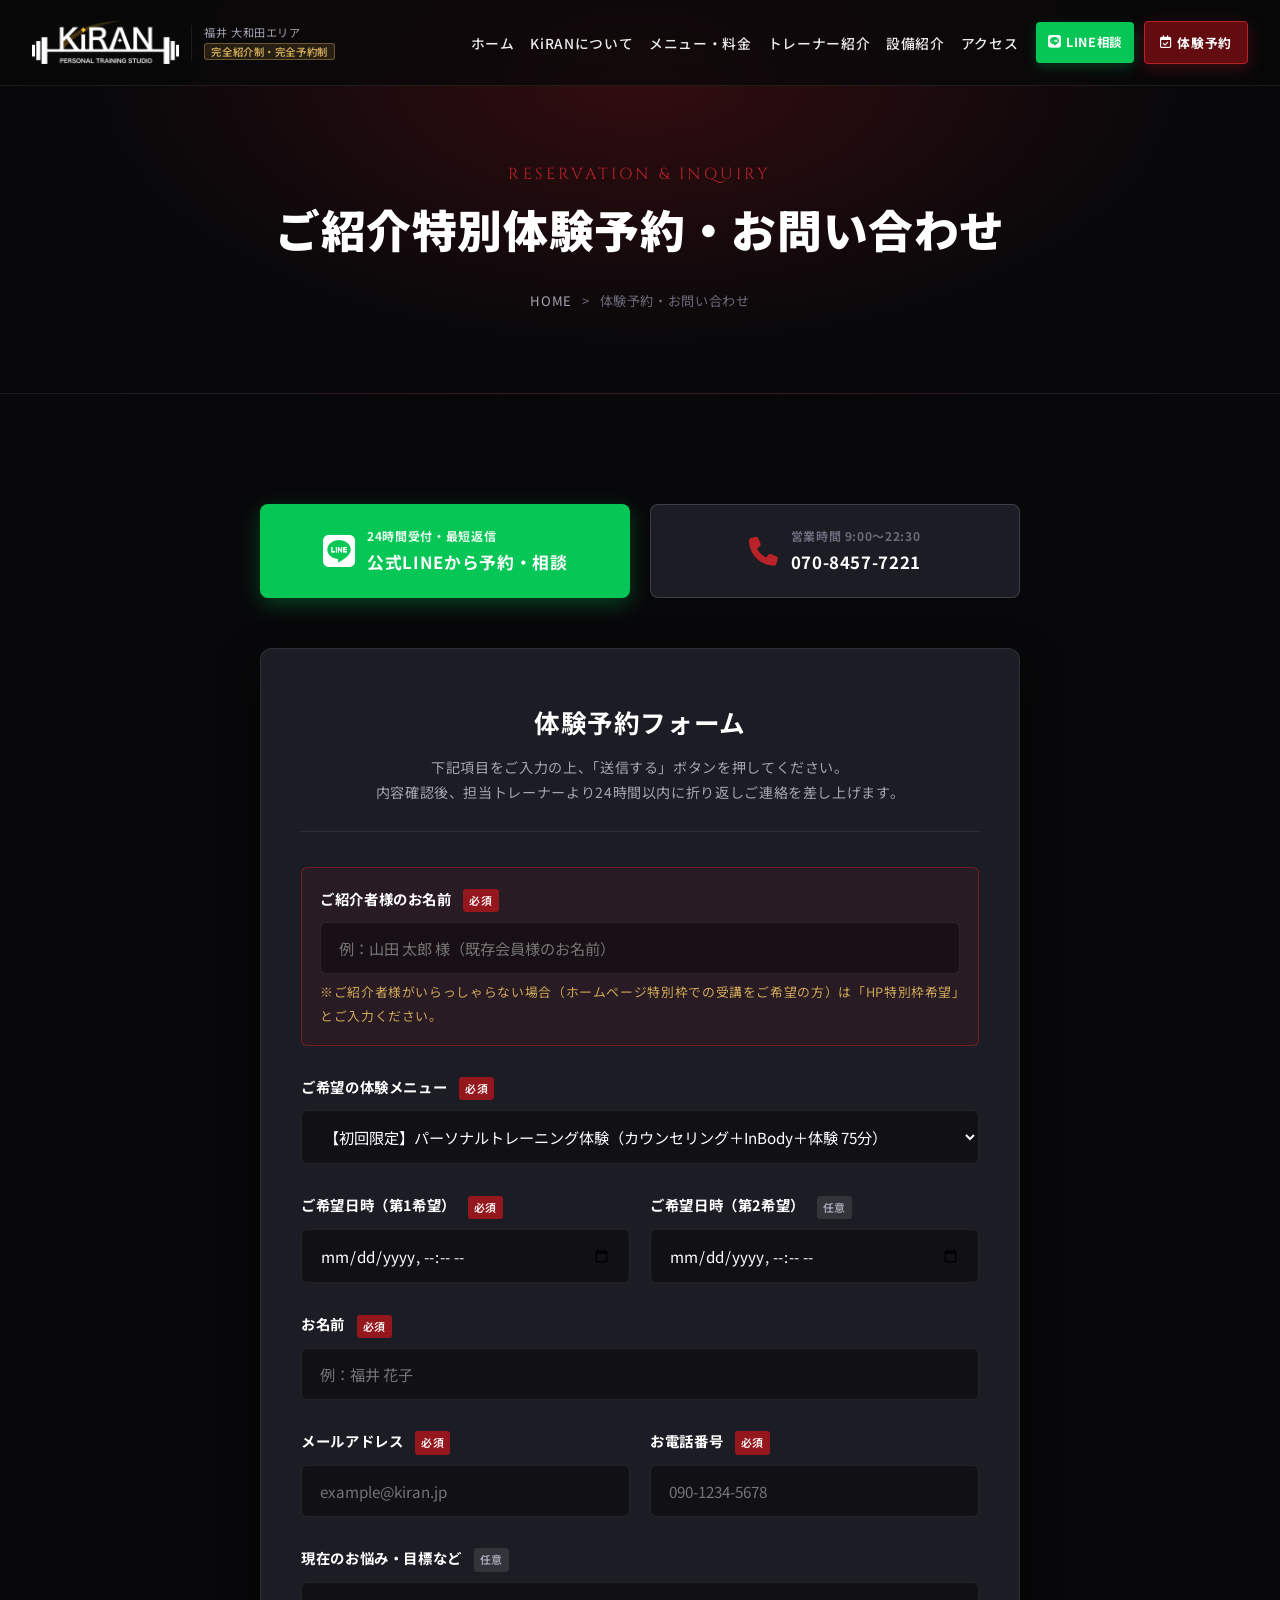
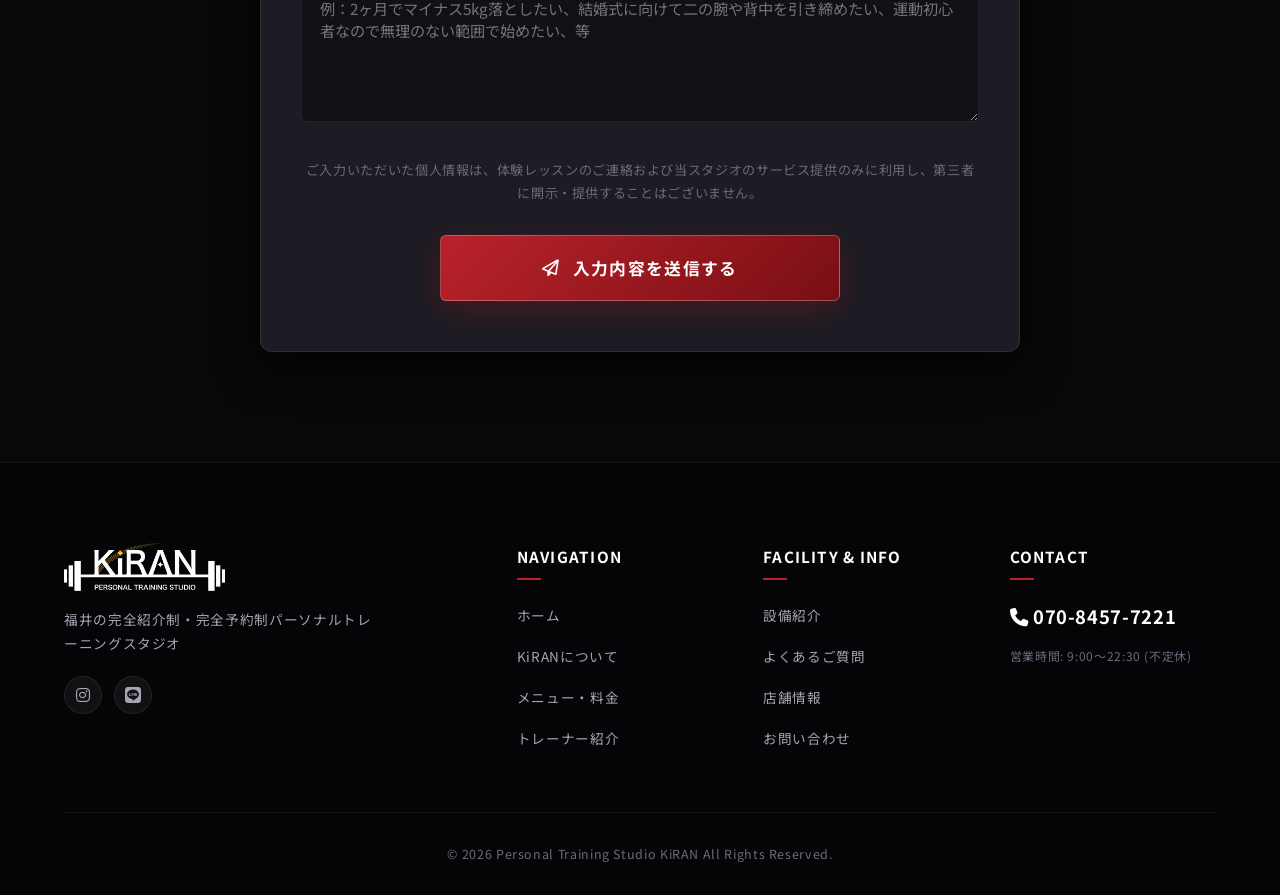
<file: contact.html>
﻿<!DOCTYPE html>
<html lang="ja">
<head>
  <meta charset="UTF-8">
  <meta name="viewport" content="width=device-width, initial-scale=1.0">
  <title>ご紹介特別体験予約・お問い合わせ｜パーソナルトレーニングスタジオ KiRAN（福井）</title>
  <meta name="description" content="福井の完全紹介制パーソナルトレーニングスタジオKiRANの体験予約・お問い合わせフォーム。ご紹介者様のお名前をご記入の上、特別体験セッションをお申し込みいただけます。公式LINE予約も対応。">
  <link rel="stylesheet" href="css/style.css?v=20260929b">
  <link rel="stylesheet" href="https://cdnjs.cloudflare.com/ajax/libs/font-awesome/6.4.0/css/all.min.css">
</head>
<body>

  <!-- HEADER -->
  <header class="site-header">
    <div class="container header-inner">
      <div class="site-logo">
        <a href="index.html"><img src="images/logo.webp" alt="KiRAN" class="site-logo-img"></a>
        <div class="brand-tag">
          <span>福井 大和田エリア</span>
          <span class="badge-invite">完全紹介制・完全予約制</span>
        </div>
      </div>

      <nav class="header-nav">
        <ul class="nav-list">
          <li><a href="index.html" class="nav-link">ホーム</a></li>
          <li><a href="about.html" class="nav-link">KiRANについて</a></li>
          <li><a href="menu-price.html" class="nav-link">メニュー・料金</a></li>
          <li><a href="trainer.html" class="nav-link">トレーナー紹介</a></li>
          <li><a href="facility.html" class="nav-link">設備紹介</a></li>
          <li><a href="index.html#access" class="nav-link">アクセス</a></li>
        </ul>
        <div class="header-cta-group">
          <a href="https://lin.ee/DVevk8Wc" target="_blank" rel="noopener noreferrer" class="btn-header-line">
            <i class="fa-brands fa-line"></i> LINE相談
          </a>
          <a href="contact.html" class="btn-header-reserve" style="background:var(--red-dark); border-color:var(--red-light);">
            <i class="fa-regular fa-calendar-check"></i> 体験予約
          </a>
        </div>
      </nav>

      <button class="hamburger-btn" aria-label="メニューを開く">
        <span class="hamburger-line"></span>
        <span class="hamburger-line"></span>
        <span class="hamburger-line"></span>
      </button>
    </div>
  </header>

  <!-- Mobile Nav -->
  <div class="mobile-nav">
    <ul class="mobile-nav-list">
      <li><a href="index.html" class="mobile-nav-link">ホーム<span>HOME</span></a></li>
      <li><a href="about.html" class="mobile-nav-link">KiRANについて<span>ABOUT US</span></a></li>
      <li><a href="menu-price.html" class="mobile-nav-link">メニュー・料金<span>MENU & PRICE</span></a></li>
      <li><a href="trainer.html" class="mobile-nav-link">トレーナー紹介<span>TRAINERS</span></a></li>
      <li><a href="facility.html" class="mobile-nav-link">設備紹介<span>FACILITY</span></a></li>
      <li><a href="index.html#access" class="mobile-nav-link">アクセス・店舗情報<span>ACCESS</span></a></li>
    </ul>
  </div>

  <!-- PAGE HERO -->
  <div class="page-hero">
    <div class="container">
      <div class="page-hero-subtitle">RESERVATION & INQUIRY</div>
      <h1 class="page-hero-title">ご紹介特別体験予約・お問い合わせ</h1>
      <div class="breadcrumb">
        <a href="index.html">HOME</a> &gt; <span>体験予約・お問い合わせ</span>
      </div>
    </div>
  </div>

  <!-- CONTACT FORM SECTION -->
  <section class="section">
    <div class="container">

      <!-- QUICK CONTACT OPTION (LINE & TEL) -->
      <div style="max-width:760px; margin: 0 auto 50px; display:grid; grid-template-columns:1fr 1fr; gap:20px;" class="fade-up">
        <a href="https://lin.ee/DVevk8Wc" target="_blank" rel="noopener noreferrer" style="background:#06c755; color:#fff; padding:20px; border-radius:8px; display:flex; align-items:center; justify-content:center; gap:12px; font-weight:700; box-shadow:0 6px 20px rgba(6,199,85,0.3); transition:transform 0.2s;" onmouseover="this.style.transform='translateY(-3px)'" onmouseout="this.style.transform='translateY(0)'">
          <i class="fa-brands fa-line" style="font-size:2rem;"></i>
          <div>
            <div style="font-size:0.75rem; opacity:0.9;">24時間受付・最短返信</div>
            <div style="font-size:1.05rem;">公式LINEから予約・相談</div>
          </div>
        </a>

        <a href="tel:07084577221" style="background:var(--bg-card); border:1px solid var(--border-light); color:#fff; padding:20px; border-radius:8px; display:flex; align-items:center; justify-content:center; gap:12px; font-weight:700; transition:border-color 0.2s;" onmouseover="this.style.borderColor='var(--red-light)'" onmouseout="this.style.borderColor='var(--border-light)'">
          <i class="fa-solid fa-phone" style="font-size:1.8rem; color:var(--red-light);"></i>
          <div>
            <div style="font-size:0.75rem; color:var(--text-muted);">営業時間 9:00〜22:30</div>
            <div style="font-size:1.05rem;">070-8457-7221</div>
          </div>
        </a>
      </div>

      <!-- MAIN FORM -->
      <div class="form-card fade-up">
        <div style="text-align:center; margin-bottom:35px; border-bottom:1px solid var(--border-subtle); padding-bottom:25px;">
          <h2 style="font-size:1.6rem; color:var(--text-pure); margin-bottom:10px;">体験予約フォーム</h2>
          <p style="font-size:0.88rem; color:var(--text-sub);">
            下記項目をご入力の上、「送信する」ボタンを押してください。<br>
            内容確認後、担当トレーナーより24時間以内に折り返しご連絡を差し上げます。
          </p>
        </div>

        <form id="kiranReservationForm">

          <!-- 1. REFERRER (重要) -->
          <div class="form-group" style="background:rgba(148,23,29,0.1); border:1px solid var(--border-red); padding:18px; border-radius:6px;">
            <label class="form-label" for="referrerName">
              ご紹介者様のお名前 <span class="req">必須</span>
            </label>
            <input type="text" id="referrerName" class="form-input" placeholder="例：山田 太郎 様（既存会員様のお名前）" required>
            <div class="form-help" style="color:var(--gold-accent);">
              ※ご紹介者様がいらっしゃらない場合（ホームページ特別枠での受講をご希望の方）は「HP特別枠希望」とご入力ください。
            </div>
          </div>

          <!-- 2. COURSE -->
          <div class="form-group">
            <label class="form-label" for="courseSelect">
              ご希望の体験メニュー <span class="req">必須</span>
            </label>
            <select id="courseSelect" class="form-select" required>
              <option value="personal">【初回限定】パーソナルトレーニング体験（カウンセリング＋InBody＋体験 75分）</option>
              <option value="junior">【学生限定】ジュニアアスリート体験レッスン（60分）</option>
              <option value="pair">【ペア体験】お二人でのパーソナルトレーニング体験</option>
              <option value="collagen">コラーゲンマシン体験（20分）</option>
              <option value="counseling">無料カウンセリング・見学のみ</option>
            </select>
          </div>

          <!-- 3. DATE 1 & 2 -->
          <div style="display:grid; grid-template-columns:1fr 1fr; gap:20px;">
            <div class="form-group">
              <label class="form-label" for="dateFirst">
                ご希望日時（第1希望） <span class="req">必須</span>
              </label>
              <input type="datetime-local" id="dateFirst" class="form-input" required>
            </div>
            <div class="form-group">
              <label class="form-label" for="dateSecond">
                ご希望日時（第2希望） <span class="opt">任意</span>
              </label>
              <input type="datetime-local" id="dateSecond" class="form-input">
            </div>
          </div>

          <!-- 4. CLIENT NAME -->
          <div class="form-group">
            <label class="form-label" for="clientName">
              お名前 <span class="req">必須</span>
            </label>
            <input type="text" id="clientName" class="form-input" placeholder="例：福井 花子" required>
          </div>

          <!-- 5. CONTACT INFO -->
          <div style="display:grid; grid-template-columns:1fr 1fr; gap:20px;">
            <div class="form-group">
              <label class="form-label" for="clientEmail">
                メールアドレス <span class="req">必須</span>
              </label>
              <input type="email" id="clientEmail" class="form-input" placeholder="example@kiran.jp" required>
            </div>
            <div class="form-group">
              <label class="form-label" for="clientTel">
                お電話番号 <span class="req">必須</span>
              </label>
              <input type="tel" id="clientTel" class="form-input" placeholder="090-1234-5678" required>
            </div>
          </div>

          <!-- 6. GOAL / MESSAGE -->
          <div class="form-group">
            <label class="form-label" for="clientMessage">
              現在のお悩み・目標など <span class="opt">任意</span>
            </label>
            <textarea id="clientMessage" class="form-textarea" placeholder="例：2ヶ月でマイナス5kg落としたい、結婚式に向けて二の腕や背中を引き締めたい、運動初心者なので無理のない範囲で始めたい、等"></textarea>
          </div>

          <!-- PRIVACY POLICY -->
          <div style="margin-bottom:30px; font-size:0.82rem; color:var(--text-muted); text-align:center;">
            ご入力いただいた個人情報は、体験レッスンのご連絡および当スタジオのサービス提供のみに利用し、第三者に開示・提供することはございません。
          </div>

          <!-- SUBMIT BUTTON -->
          <div style="text-align:center;">
            <button type="submit" class="btn-primary" style="width:100%; max-width:400px; padding:20px; font-size:1.05rem; cursor:pointer;">
              <i class="fa-regular fa-paper-plane"></i> 入力内容を送信する
            </button>
          </div>

        </form>
      </div>

    </div>
  </section>

  <!-- FOOTER -->
  <footer class="site-footer">
    <div class="container">
      <div class="footer-top">
        <div class="footer-brand">
          <a href="index.html"><img src="images/logo.webp" alt="KiRAN" class="footer-logo-img"></a>
          <p>福井の完全紹介制・完全予約制パーソナルトレーニングスタジオ</p>
          <div class="footer-social">
            <a href="https://www.instagram.com/pts_kiran/" target="_blank" rel="noopener noreferrer" class="social-link"><i class="fa-brands fa-instagram"></i></a>
            <a href="https://lin.ee/DVevk8Wc" target="_blank" rel="noopener noreferrer" class="social-link"><i class="fa-brands fa-line"></i></a>
          </div>
        </div>
        <div>
          <div class="footer-col-title">NAVIGATION</div>
          <ul class="footer-nav-list">
            <li><a href="index.html" class="footer-nav-link">ホーム</a></li>
            <li><a href="about.html" class="footer-nav-link">KiRANについて</a></li>
            <li><a href="menu-price.html" class="footer-nav-link">メニュー・料金</a></li>
            <li><a href="trainer.html" class="footer-nav-link">トレーナー紹介</a></li>
          </ul>
        </div>
        <div>
          <div class="footer-col-title">FACILITY & INFO</div>
          <ul class="footer-nav-list">
            <li><a href="facility.html" class="footer-nav-link">設備紹介</a></li>
            <li><a href="index.html#faq" class="footer-nav-link">よくあるご質問</a></li>
            <li><a href="index.html#access" class="footer-nav-link">店舗情報</a></li>
            <li><a href="contact.html" class="footer-nav-link">お問い合わせ</a></li>
          </ul>
        </div>
        <div>
          <div class="footer-col-title">CONTACT</div>
          <a href="tel:07084577221" style="font-size:1.15rem; font-weight:700; color:var(--text-pure); display:block; margin-bottom:12px;">
            <i class="fa-solid fa-phone"></i> 070-8457-7221
          </a>
          <p style="font-size:0.75rem; color:var(--text-muted);">営業時間: 9:00〜22:30 (不定休)</p>
        </div>
      </div>
      <div class="footer-bottom">
        <p>&copy; 2026 Personal Training Studio KiRAN All Rights Reserved.</p>
      </div>
    </div>
  </footer>

  <script src="js/main.js"></script>
</body>
</html>
</file>
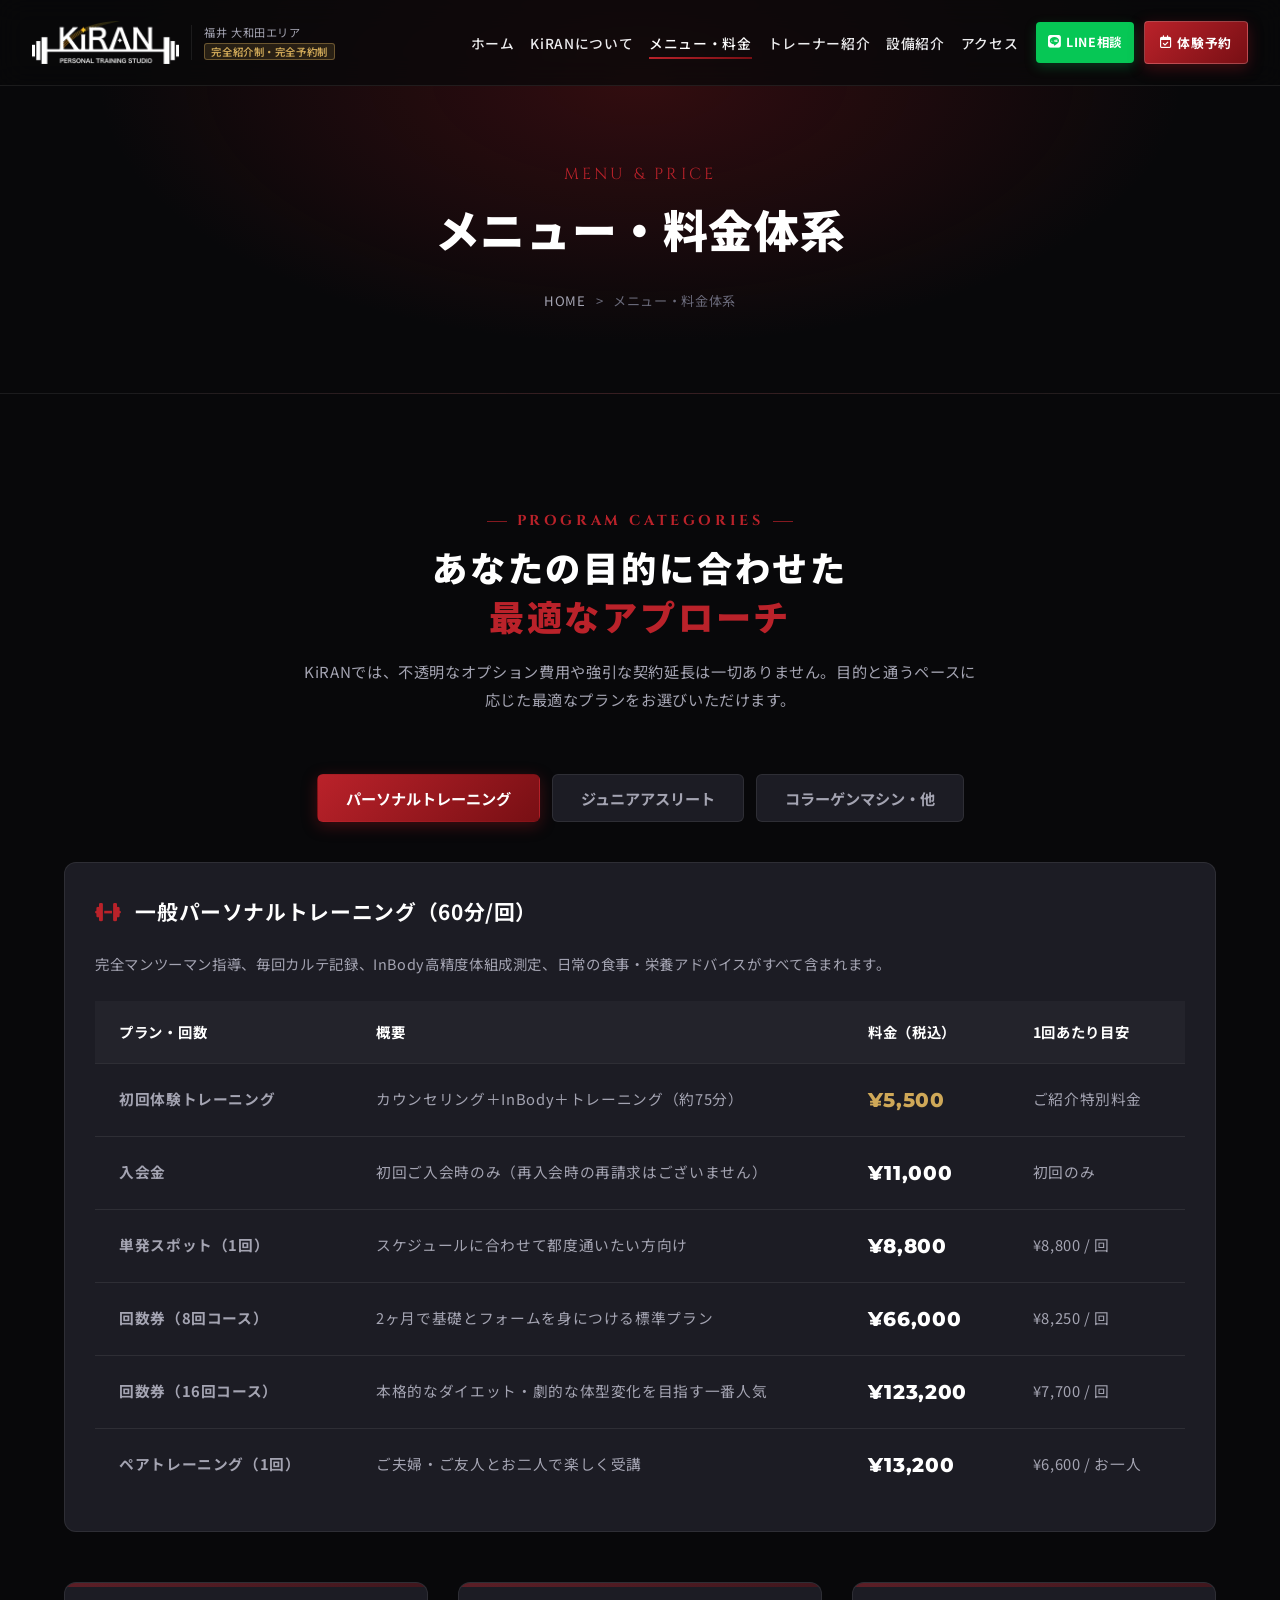
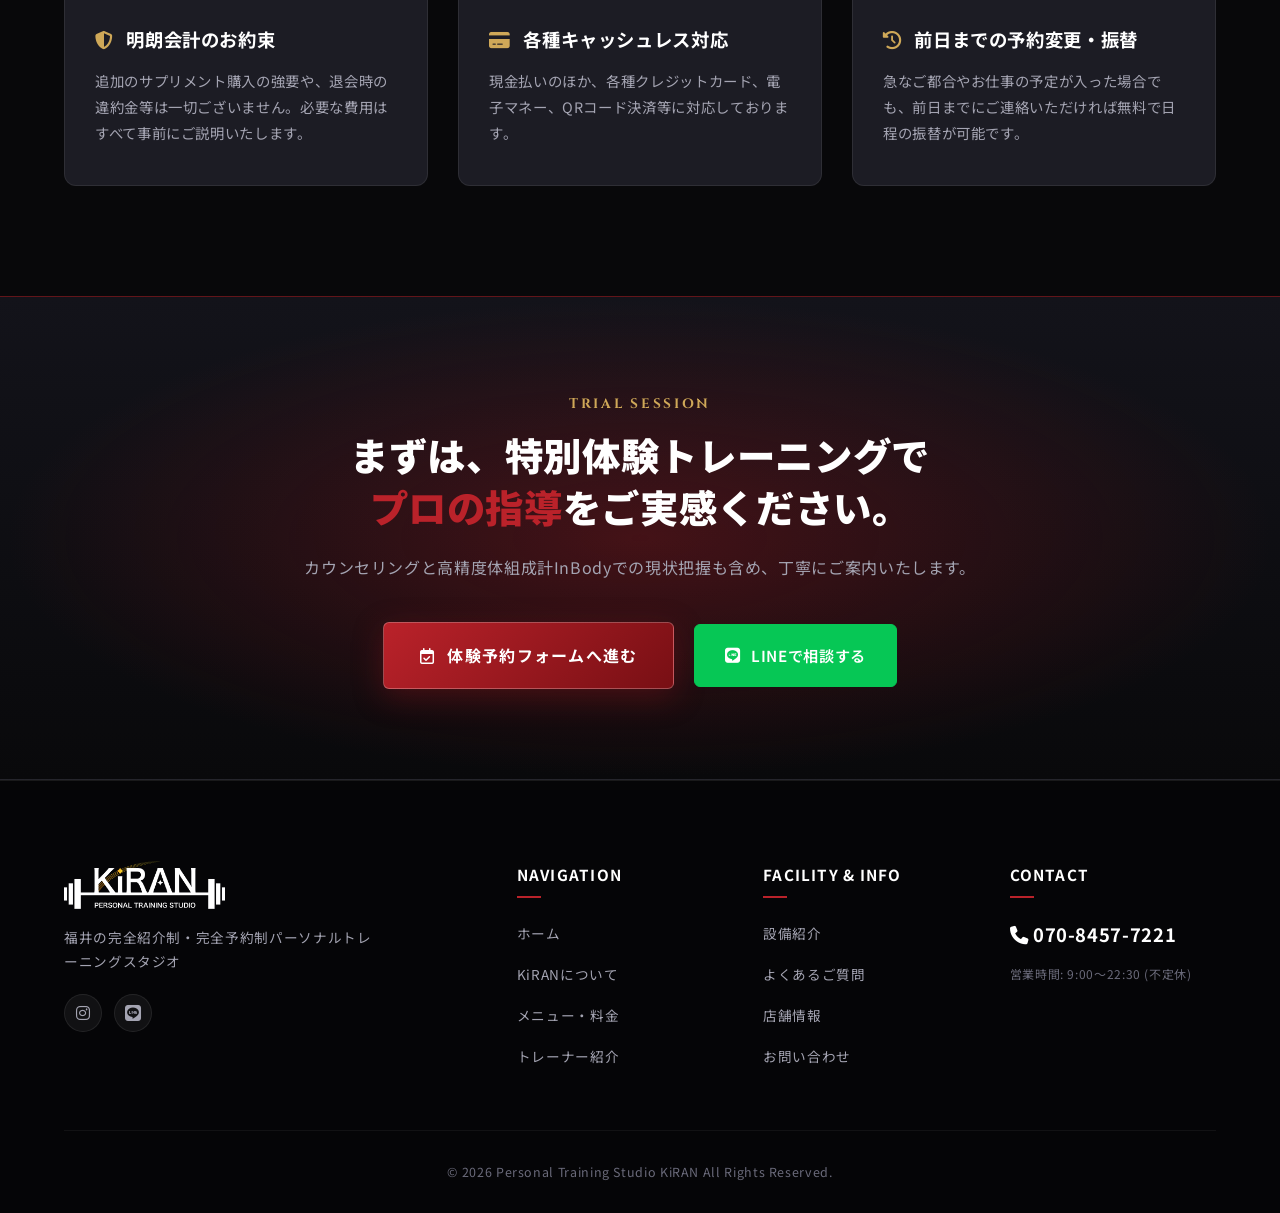
<file: menu-price.html>
﻿<!DOCTYPE html>
<html lang="ja">
<head>
  <meta charset="UTF-8">
  <meta name="viewport" content="width=device-width, initial-scale=1.0">
  <title>メニュー・料金体系｜パーソナルトレーニングスタジオ KiRAN（福井・完全紹介制）</title>
  <meta name="description" content="福井の完全紹介制パーソナルジムKiRANのメニュー・料金プラン一覧。パーソナルトレーニング、ジュニアアスリート、ファスティング、コラーゲンマシンまで。安心の明朗会計です。">
  <link rel="stylesheet" href="css/style.css?v=20260929b">
  <link rel="stylesheet" href="https://cdnjs.cloudflare.com/ajax/libs/font-awesome/6.4.0/css/all.min.css">
</head>
<body>

  <!-- HEADER -->
  <header class="site-header">
    <div class="container header-inner">
      <div class="site-logo">
        <a href="index.html"><img src="images/logo.webp" alt="KiRAN" class="site-logo-img"></a>
        <div class="brand-tag">
          <span>福井 大和田エリア</span>
          <span class="badge-invite">完全紹介制・完全予約制</span>
        </div>
      </div>

      <nav class="header-nav">
        <ul class="nav-list">
          <li><a href="index.html" class="nav-link">ホーム</a></li>
          <li><a href="about.html" class="nav-link">KiRANについて</a></li>
          <li><a href="menu-price.html" class="nav-link active">メニュー・料金</a></li>
          <li><a href="trainer.html" class="nav-link">トレーナー紹介</a></li>
          <li><a href="facility.html" class="nav-link">設備紹介</a></li>
          <li><a href="index.html#access" class="nav-link">アクセス</a></li>
        </ul>
        <div class="header-cta-group">
          <a href="https://lin.ee/DVevk8Wc" target="_blank" rel="noopener noreferrer" class="btn-header-line">
            <i class="fa-brands fa-line"></i> LINE相談
          </a>
          <a href="contact.html" class="btn-header-reserve">
            <i class="fa-regular fa-calendar-check"></i> 体験予約
          </a>
        </div>
      </nav>

      <button class="hamburger-btn" aria-label="メニューを開く">
        <span class="hamburger-line"></span>
        <span class="hamburger-line"></span>
        <span class="hamburger-line"></span>
      </button>
    </div>
  </header>

  <!-- Mobile Nav -->
  <div class="mobile-nav">
    <ul class="mobile-nav-list">
      <li><a href="index.html" class="mobile-nav-link">ホーム<span>HOME</span></a></li>
      <li><a href="about.html" class="mobile-nav-link">KiRANについて<span>ABOUT US</span></a></li>
      <li><a href="menu-price.html" class="mobile-nav-link">メニュー・料金<span>MENU & PRICE</span></a></li>
      <li><a href="trainer.html" class="mobile-nav-link">トレーナー紹介<span>TRAINERS</span></a></li>
      <li><a href="facility.html" class="mobile-nav-link">設備紹介<span>FACILITY</span></a></li>
      <li><a href="index.html#access" class="mobile-nav-link">アクセス・店舗情報<span>ACCESS</span></a></li>
    </ul>
    <div class="mobile-cta-group">
      <a href="contact.html" class="btn-primary" style="width:100%; text-align:center;">
        <i class="fa-regular fa-calendar-check"></i> ご紹介専用 体験予約
      </a>
    </div>
  </div>

  <!-- PAGE HERO -->
  <div class="page-hero">
    <div class="container">
      <div class="page-hero-subtitle">MENU & PRICE</div>
      <h1 class="page-hero-title">メニュー・料金体系</h1>
      <div class="breadcrumb">
        <a href="index.html">HOME</a> &gt; <span>メニュー・料金体系</span>
      </div>
    </div>
  </div>

  <!-- MENU INTRO -->
  <section class="section">
    <div class="container">
      <div class="section-header fade-up">
        <div class="section-subtitle-en">PROGRAM CATEGORIES</div>
        <h2 class="section-title">あなたの目的に合わせた<br><span class="accent-red">最適なアプローチ</span></h2>
        <p class="section-desc">KiRANでは、不透明なオプション費用や強引な契約延長は一切ありません。目的と通うペースに応じた最適なプランをお選びいただけます。</p>
      </div>

      <!-- PRICE TABS -->
      <div class="price-tabs fade-up">
        <button class="price-tab-btn active" data-target="tab-personal">パーソナルトレーニング</button>
        <button class="price-tab-btn" data-target="tab-junior">ジュニアアスリート</button>
        <button class="price-tab-btn" data-target="tab-collagen">コラーゲンマシン・他</button>
      </div>

      <!-- TAB PANE 1: PERSONAL -->
      <div id="tab-personal" class="price-tab-pane fade-up">
        <div class="price-table-card" style="margin-bottom: 30px;">
          <h3 style="font-size:1.3rem; color:var(--text-pure); margin-bottom:20px;">
            <i class="fa-solid fa-dumbbell" style="color:var(--red-light); margin-right:8px;"></i> 一般パーソナルトレーニング（60分/回）
          </h3>
          <p style="font-size:0.9rem; color:var(--text-sub); margin-bottom:24px;">
            完全マンツーマン指導、毎回カルテ記録、InBody高精度体組成測定、日常の食事・栄養アドバイスがすべて含まれます。
          </p>
          <table class="table-custom">
            <thead>
              <tr>
                <th>プラン・回数</th>
                <th>概要</th>
                <th>料金（税込）</th>
                <th>1回あたり目安</th>
              </tr>
            </thead>
            <tbody>
              <tr>
                <td><strong>初回体験トレーニング</strong></td>
                <td>カウンセリング＋InBody＋トレーニング（約75分）</td>
                <td class="highlight-price" style="color:var(--gold-accent);">¥5,500</td>
                <td>ご紹介特別料金</td>
              </tr>
              <tr>
                <td><strong>入会金</strong></td>
                <td>初回ご入会時のみ（再入会時の再請求はございません）</td>
                <td class="highlight-price">¥11,000</td>
                <td>初回のみ</td>
              </tr>
              <tr>
                <td><strong>単発スポット（1回）</strong></td>
                <td>スケジュールに合わせて都度通いたい方向け</td>
                <td class="highlight-price">¥8,800</td>
                <td>¥8,800 / 回</td>
              </tr>
              <tr>
                <td><strong>回数券（8回コース）</strong></td>
                <td>2ヶ月で基礎とフォームを身につける標準プラン</td>
                <td class="highlight-price">¥66,000</td>
                <td>¥8,250 / 回</td>
              </tr>
              <tr>
                <td><strong>回数券（16回コース）</strong></td>
                <td>本格的なダイエット・劇的な体型変化を目指す一番人気</td>
                <td class="highlight-price">¥123,200</td>
                <td>¥7,700 / 回</td>
              </tr>
              <tr>
                <td><strong>ペアトレーニング（1回）</strong></td>
                <td>ご夫婦・ご友人とお二人で楽しく受講</td>
                <td class="highlight-price">¥13,200</td>
                <td>¥6,600 / お一人</td>
              </tr>
            </tbody>
          </table>
        </div>
      </div>

      <!-- TAB PANE 2: JUNIOR -->
      <div id="tab-junior" class="price-tab-pane fade-up" style="display:none;">
        <div class="price-table-card" style="margin-bottom: 30px;">
          <h3 style="font-size:1.3rem; color:var(--text-pure); margin-bottom:20px;">
            <i class="fa-solid fa-person-running" style="color:var(--red-light); margin-right:8px;"></i> ジュニアアスリートトレーニング（小・中・高校生）
          </h3>
          <p style="font-size:0.9rem; color:var(--text-sub); margin-bottom:24px;">
            成長期の骨格と腱に無理な負荷をかけず、脳神経と筋肉の連動（コーディネーション能力）を高め、各競技のパフォーマンス向上と怪我予防を実現します。
          </p>
          <table class="table-custom">
            <thead>
              <tr>
                <th>プラン・区分</th>
                <th>対象</th>
                <th>料金（税込）</th>
                <th>備考</th>
              </tr>
            </thead>
            <tbody>
              <tr>
                <td><strong>ジュニア入会金</strong></td>
                <td>小・中・高校生（学生証提示）</td>
                <td class="highlight-price">¥5,500</td>
                <td>一般の半額設定</td>
              </tr>
              <tr>
                <td><strong>ジュニア体験レッスン</strong></td>
                <td>現状の動作チェック＋基礎レッスン（60分）</td>
                <td class="highlight-price" style="color:var(--gold-accent);">¥3,300</td>
                <td>保護者様の同伴可能</td>
              </tr>
              <tr>
                <td><strong>ジュニア単発（1回）</strong></td>
                <td>競技の大会直前や定期チェックに</td>
                <td class="highlight-price">¥6,600</td>
                <td>マンツーマン指導</td>
              </tr>
              <tr>
                <td><strong>ジュニア月会費制（月4回）</strong></td>
                <td>週1回の定期トレーニングで確実に身体能力を向上</td>
                <td class="highlight-price">¥24,200</td>
                <td>¥6,050 / 回</td>
              </tr>
            </tbody>
          </table>
        </div>
      </div>

      <!-- TAB PANE 3: COLLAGEN & FASTING -->
      <div id="tab-collagen" class="price-tab-pane fade-up" style="display:none;">
        <div class="price-table-card" style="margin-bottom: 30px;">
          <h3 style="font-size:1.3rem; color:var(--text-pure); margin-bottom:20px;">
            <i class="fa-solid fa-wand-magic-sparkles" style="color:var(--red-light); margin-right:8px;"></i> コラーゲンマシン ＆ ファスティング
          </h3>
          <p style="font-size:0.9rem; color:var(--text-sub); margin-bottom:24px;">
            美肌促進・疲労回復のためのコラーゲンマシンと、食育インストラクターによるファスティング（断食）サポート。
          </p>
          <table class="table-custom">
            <thead>
              <tr>
                <th>メニュー</th>
                <th>所要時間・期間</th>
                <th>料金（税込）</th>
                <th>特徴</th>
              </tr>
            </thead>
            <tbody>
              <tr>
                <td><strong>コラーゲンマシン（会員様）</strong></td>
                <td>1回（20分照射）</td>
                <td class="highlight-price">¥2,750</td>
                <td>トレーニング前後に最適</td>
              </tr>
              <tr>
                <td><strong>コラーゲンマシン回数券（5回）</strong></td>
                <td>20分 × 5回分</td>
                <td class="highlight-price">¥12,100</td>
                <td>お得なセット券</td>
              </tr>
              <tr>
                <td><strong>集中ファスティングプログラム</strong></td>
                <td>カウンセリング＋準備食・回復食指導（3〜7日間）</td>
                <td class="highlight-price">お問い合わせ</td>
                <td>専用ドリンク等のご案内を含む</td>
              </tr>
            </tbody>
          </table>
        </div>
      </div>

      <!-- System Policy Cards -->
      <div class="reasons-grid" style="margin-top: 50px;">
        <div class="reason-card fade-up delay-1">
          <h4 style="font-size:1.15rem; color:var(--text-pure); margin-bottom:12px;">
            <i class="fa-solid fa-shield-halved" style="color:var(--gold-accent); margin-right:8px;"></i> 明朗会計のお約束
          </h4>
          <p style="font-size:0.9rem; color:var(--text-sub);">
            追加のサプリメント購入の強要や、退会時の違約金等は一切ございません。必要な費用はすべて事前にご説明いたします。
          </p>
        </div>
        <div class="reason-card fade-up delay-2">
          <h4 style="font-size:1.15rem; color:var(--text-pure); margin-bottom:12px;">
            <i class="fa-solid fa-credit-card" style="color:var(--gold-accent); margin-right:8px;"></i> 各種キャッシュレス対応
          </h4>
          <p style="font-size:0.9rem; color:var(--text-sub);">
            現金払いのほか、各種クレジットカード、電子マネー、QRコード決済等に対応しております。
          </p>
        </div>
        <div class="reason-card fade-up delay-3">
          <h4 style="font-size:1.15rem; color:var(--text-pure); margin-bottom:12px;">
            <i class="fa-solid fa-clock-rotate-left" style="color:var(--gold-accent); margin-right:8px;"></i> 前日までの予約変更・振替
          </h4>
          <p style="font-size:0.9rem; color:var(--text-sub);">
            急なご都合やお仕事の予定が入った場合でも、前日までにご連絡いただければ無料で日程の振替が可能です。
          </p>
        </div>
      </div>
    </div>
  </section>

  <!-- CTA BANNER -->
  <section class="cta-banner">
    <div class="container cta-box fade-up">
      <div class="cta-tag">TRIAL SESSION</div>
      <h2 class="cta-title">まずは、特別体験トレーニングで<br><span>プロの指導</span>をご実感ください。</h2>
      <p class="cta-desc">
        カウンセリングと高精度体組成計InBodyでの現状把握も含め、丁寧にご案内いたします。
      </p>
      <div class="cta-btn-group">
        <a href="contact.html" class="btn-primary">
          <i class="fa-regular fa-calendar-check"></i> 体験予約フォームへ進む
        </a>
        <a href="https://lin.ee/DVevk8Wc" target="_blank" rel="noopener noreferrer" class="btn-secondary" style="background:#06c755; border-color:#06c755; color:#fff;">
          <i class="fa-brands fa-line"></i> LINEで相談する
        </a>
      </div>
    </div>
  </section>

  <!-- FOOTER -->
  <footer class="site-footer">
    <div class="container">
      <div class="footer-top">
        <div class="footer-brand">
          <a href="index.html"><img src="images/logo.webp" alt="KiRAN" class="footer-logo-img"></a>
          <p>福井の完全紹介制・完全予約制パーソナルトレーニングスタジオ</p>
          <div class="footer-social">
            <a href="https://www.instagram.com/pts_kiran/" target="_blank" rel="noopener noreferrer" class="social-link"><i class="fa-brands fa-instagram"></i></a>
            <a href="https://lin.ee/DVevk8Wc" target="_blank" rel="noopener noreferrer" class="social-link"><i class="fa-brands fa-line"></i></a>
          </div>
        </div>
        <div>
          <div class="footer-col-title">NAVIGATION</div>
          <ul class="footer-nav-list">
            <li><a href="index.html" class="footer-nav-link">ホーム</a></li>
            <li><a href="about.html" class="footer-nav-link">KiRANについて</a></li>
            <li><a href="menu-price.html" class="footer-nav-link">メニュー・料金</a></li>
            <li><a href="trainer.html" class="footer-nav-link">トレーナー紹介</a></li>
          </ul>
        </div>
        <div>
          <div class="footer-col-title">FACILITY & INFO</div>
          <ul class="footer-nav-list">
            <li><a href="facility.html" class="footer-nav-link">設備紹介</a></li>
            <li><a href="index.html#faq" class="footer-nav-link">よくあるご質問</a></li>
            <li><a href="index.html#access" class="footer-nav-link">店舗情報</a></li>
            <li><a href="contact.html" class="footer-nav-link">お問い合わせ</a></li>
          </ul>
        </div>
        <div>
          <div class="footer-col-title">CONTACT</div>
          <a href="tel:07084577221" style="font-size:1.15rem; font-weight:700; color:var(--text-pure); display:block; margin-bottom:12px;">
            <i class="fa-solid fa-phone"></i> 070-8457-7221
          </a>
          <p style="font-size:0.75rem; color:var(--text-muted);">営業時間: 9:00〜22:30 (不定休)</p>
        </div>
      </div>
      <div class="footer-bottom">
        <p>&copy; 2026 Personal Training Studio KiRAN All Rights Reserved.</p>
      </div>
    </div>
  </footer>

  <script src="js/main.js"></script>
</body>
</html>
</file>
<file: css/style.css>
@charset "UTF-8";

/* ==========================================================================
   KiRAN (きらん) Official Website Stylesheet
   Color Concept: Rich Black, Dark Crimson Red, Pure White, Champagne Gold
   ========================================================================== */

/* --- Google Fonts & CSS Variables --- */
@import url('https://fonts.googleapis.com/css2?family=Cinzel:wght@500;600;700;900&family=Montserrat:wght@400;600;700;800&family=Noto+Sans+JP:wght@300;400;500;700;900&display=swap');

:root {
  /* Colors */
  --bg-dark: #08080a;
  --bg-primary: #0f0f13;
  --bg-secondary: #16161d;
  --bg-card: #1c1c24;
  --bg-card-hover: #242430;
  
  --red-primary: #94171d;
  --red-light: #ba222a;
  --red-dark: #630c10;
  --red-glow: rgba(148, 23, 29, 0.4);
  --red-gradient: linear-gradient(135deg, #ba222a 0%, #780f14 100%);
  
  --gold-accent: #cfa858;
  --gold-glow: rgba(207, 168, 88, 0.25);
  
  --text-pure: #ffffff;
  --text-main: #ececee;
  --text-sub: #a4a4b2;
  --text-muted: #6a6a7a;
  
  --border-subtle: rgba(255, 255, 255, 0.08);
  --border-light: rgba(255, 255, 255, 0.15);
  --border-red: rgba(186, 34, 42, 0.5);
  
  /* Fonts */
  --font-en: 'Montserrat', sans-serif;
  --font-heading-en: 'Cinzel', serif;
  --font-jp: 'Noto Sans JP', sans-serif;
  
  /* Shadows */
  --shadow-sm: 0 4px 12px rgba(0, 0, 0, 0.4);
  --shadow-md: 0 8px 24px rgba(0, 0, 0, 0.6);
  --shadow-lg: 0 16px 40px rgba(0, 0, 0, 0.7);
  --shadow-red: 0 8px 30px rgba(148, 23, 29, 0.35);

  /* Transitions */
  --transition-fast: 0.25s ease;
  --transition-normal: 0.4s cubic-bezier(0.16, 1, 0.3, 1);
  --transition-slow: 0.7s cubic-bezier(0.16, 1, 0.3, 1);
}

/* --- Base & Reset --- */
*, *::before, *::after {
  box-sizing: border-box;
  margin: 0;
  padding: 0;
}

html {
  font-size: 16px;
  scroll-behavior: smooth;
  scroll-padding-top: 85px;
}

body {
  font-family: var(--font-jp);
  background-color: var(--bg-dark);
  color: var(--text-main);
  line-height: 1.8;
  letter-spacing: 0.04em;
  overflow-x: hidden;
  -webkit-font-smoothing: antialiased;
}

a {
  color: inherit;
  text-decoration: none;
  transition: var(--transition-fast);
}

ul, ol {
  list-style: none;
}

img, video {
  max-width: 100%;
  height: auto;
  display: block;
}

button, input, select, textarea {
  font-family: inherit;
  font-size: inherit;
  color: inherit;
}

/* --- Container & Layout --- */
.container {
  width: 90%;
  max-width: 1200px;
  margin: 0 auto;
  position: relative;
}

.section {
  padding: 110px 0;
  position: relative;
}

.section-darker {
  background-color: var(--bg-primary);
}

.section-gradient {
  background: radial-gradient(circle at 50% 20%, rgba(148, 23, 29, 0.12) 0%, transparent 60%), var(--bg-dark);
}

/* --- Header & Navigation --- */
.site-header {
  position: fixed;
  top: 0;
  left: 0;
  width: 100%;
  z-index: 1000;
  background: rgba(8, 8, 10, 0.75);
  backdrop-filter: blur(14px);
  -webkit-backdrop-filter: blur(14px);
  border-bottom: 1px solid var(--border-subtle);
  transition: all var(--transition-normal);
}

.site-header.scrolled {
  background: rgba(8, 8, 10, 0.94);
  box-shadow: 0 4px 20px rgba(0, 0, 0, 0.6);
  border-bottom-color: rgba(186, 34, 42, 0.3);
}

.site-header .container.header-inner {
  width: 95%;
  max-width: 1360px;
  display: flex;
  align-items: center;
  justify-content: space-between;
  height: 85px;
  transition: height var(--transition-normal);
}

.site-header.scrolled .header-inner {
  height: 72px;
}

/* Logo */
.site-logo {
  display: flex;
  align-items: center;
  gap: 12px;
}

.site-logo-img {
  height: 44px;
  width: auto;
  object-fit: contain;
  display: block;
  transition: transform var(--transition-fast);
}

.site-logo-img:hover {
  transform: scale(1.03);
}

.footer-logo-img {
  height: 48px;
  width: auto;
  object-fit: contain;
  margin-bottom: 16px;
  display: block;
}

.site-logo .brand-mark {
  font-family: var(--font-heading-en);
  font-size: 1.85rem;
  font-weight: 700;
  letter-spacing: 0.15em;
  color: var(--text-pure);
  position: relative;
  display: inline-block;
}

.site-logo .brand-mark span {
  color: var(--red-light);
}

.site-logo .brand-tag {
  display: flex;
  flex-direction: column;
  border-left: 1px solid var(--border-subtle);
  padding-left: 12px;
  font-size: 0.7rem;
  color: var(--text-sub);
  letter-spacing: 0.05em;
  line-height: 1.3;
  white-space: nowrap;
}

.site-logo .badge-invite {
  display: inline-block;
  background: rgba(207, 168, 88, 0.15);
  color: var(--gold-accent);
  border: 1px solid rgba(207, 168, 88, 0.4);
  font-size: 0.65rem;
  padding: 1px 6px;
  border-radius: 3px;
  margin-top: 3px;
  font-weight: 600;
  white-space: nowrap;
}

/* Desktop Nav */
.header-nav {
  display: flex;
  align-items: center;
  gap: 18px;
  flex-shrink: 0;
}

.nav-list {
  display: flex;
  align-items: center;
  gap: 16px;
  flex-shrink: 0;
}

.nav-link {
  font-size: 0.86rem;
  font-weight: 500;
  color: var(--text-main);
  position: relative;
  padding: 6px 0;
  white-space: nowrap;
  transition: color var(--transition-fast);
}

.nav-link::after {
  content: '';
  position: absolute;
  bottom: 0;
  left: 0;
  width: 0%;
  height: 2px;
  background: var(--red-gradient);
  transition: width var(--transition-normal);
}

.nav-link:hover, .nav-link.active {
  color: var(--text-pure);
}

.nav-link:hover::after, .nav-link.active::after {
  width: 100%;
}

.header-cta-group {
  display: flex;
  align-items: center;
  gap: 10px;
  flex-shrink: 0;
}

.btn-header-reserve {
  display: inline-flex;
  align-items: center;
  gap: 6px;
  background: var(--red-gradient);
  color: var(--text-pure);
  font-size: 0.8rem;
  font-weight: 700;
  padding: 9px 15px;
  border-radius: 4px;
  box-shadow: 0 4px 15px var(--red-glow);
  letter-spacing: 0.05em;
  position: relative;
  overflow: hidden;
  border: 1px solid rgba(255, 255, 255, 0.2);
  white-space: nowrap;
  flex-shrink: 0;
}

.btn-header-reserve::before {
  content: '';
  position: absolute;
  top: 0;
  left: -100%;
  width: 60%;
  height: 100%;
  background: linear-gradient(90deg, transparent, rgba(255, 255, 255, 0.3), transparent);
  transform: skewX(-25deg);
  transition: 0.6s ease;
}

.btn-header-reserve:hover::before {
  left: 150%;
}

.btn-header-reserve:hover {
  transform: translateY(-2px);
  box-shadow: 0 6px 20px rgba(186, 34, 42, 0.6);
}

.btn-header-line {
  display: inline-flex;
  align-items: center;
  gap: 5px;
  background: #06c755;
  color: #fff;
  font-size: 0.78rem;
  font-weight: 700;
  padding: 9px 12px;
  border-radius: 4px;
  box-shadow: 0 4px 12px rgba(6, 199, 85, 0.25);
  white-space: nowrap;
  flex-shrink: 0;
}

.btn-header-line:hover {
  filter: brightness(1.08);
  transform: translateY(-2px);
}

/* Hamburger Menu Button */
.hamburger-btn {
  display: none;
  flex-direction: column;
  justify-content: center;
  align-items: center;
  gap: 6px;
  width: 44px;
  height: 44px;
  background: transparent;
  border: 1px solid var(--border-subtle);
  border-radius: 6px;
  cursor: pointer;
  z-index: 1100;
  transition: var(--transition-fast);
}

.hamburger-line {
  width: 22px;
  height: 2px;
  background: var(--text-pure);
  transition: var(--transition-normal);
}

.hamburger-btn.active .hamburger-line:nth-child(1) {
  transform: translateY(8px) rotate(45deg);
  background: var(--red-light);
}

.hamburger-btn.active .hamburger-line:nth-child(2) {
  opacity: 0;
}

.hamburger-btn.active .hamburger-line:nth-child(3) {
  transform: translateY(-8px) rotate(-45deg);
  background: var(--red-light);
}

/* Mobile Nav Drawer */
.mobile-nav {
  position: fixed;
  top: 0;
  left: 0;
  width: 100%;
  height: 100vh;
  background: rgba(8, 8, 10, 0.98);
  backdrop-filter: blur(20px);
  z-index: 1050;
  display: flex;
  flex-direction: column;
  justify-content: center;
  padding: 60px 30px;
  transform: translateY(-100%);
  opacity: 0;
  visibility: hidden;
  transition: all var(--transition-normal);
}

.mobile-nav.open {
  transform: translateY(0);
  opacity: 1;
  visibility: visible;
}

.mobile-nav-list {
  display: flex;
  flex-direction: column;
  gap: 20px;
  text-align: center;
  margin-bottom: 30px;
}

.mobile-nav-link {
  font-size: 1.25rem;
  font-weight: 700;
  color: var(--text-pure);
  display: block;
  padding: 8px 0;
  letter-spacing: 0.08em;
}

.mobile-nav-link span {
  display: block;
  font-size: 0.72rem;
  font-family: var(--font-en);
  color: var(--red-light);
  letter-spacing: 0.15em;
  margin-top: 2px;
}

.mobile-cta-group {
  display: flex;
  flex-direction: column;
  gap: 14px;
}

/* --- Typography & Section Headers --- */
.section-header {
  text-align: center;
  margin-bottom: 60px;
  position: relative;
}

.section-subtitle-en {
  font-family: var(--font-heading-en);
  font-size: 0.9rem;
  font-weight: 700;
  letter-spacing: 0.25em;
  color: var(--red-light);
  text-transform: uppercase;
  display: inline-block;
  margin-bottom: 8px;
  position: relative;
}

.section-subtitle-en::before,
.section-subtitle-en::after {
  content: '';
  display: inline-block;
  width: 20px;
  height: 1px;
  background: var(--red-light);
  vertical-align: middle;
  margin: 0 10px;
  opacity: 0.7;
}

.section-title {
  font-size: 2.2rem;
  font-weight: 900;
  color: var(--text-pure);
  letter-spacing: 0.08em;
  line-height: 1.4;
  margin-bottom: 16px;
}

.section-title span.accent-red {
  color: var(--red-light);
}

.section-desc {
  max-width: 680px;
  margin: 0 auto;
  font-size: 0.95rem;
  color: var(--text-sub);
  line-height: 1.9;
}

/* --- Hero Section --- */
.hero {
  position: relative;
  min-height: 100vh;
  display: flex;
  align-items: center;
  background: #08080a;
  overflow: hidden;
  padding-top: 85px;
}

.hero-image-bg {
  position: absolute;
  top: 0;
  left: 0;
  width: 100%;
  height: 100%;
  background-image: url('../images/hero-training.jpg');
  background-repeat: no-repeat;
  background-position: center right;
  background-size: cover;
  opacity: 0.52;
  filter: brightness(0.95) contrast(1.15);
  transform: scale(1.02);
  animation: heroKenBurns 24s infinite alternate ease-in-out;
  z-index: 1;
}

@keyframes heroKenBurns {
  0% { transform: scale(1.02) translateX(0); }
  100% { transform: scale(1.08) translateX(-15px); }
}

.hero-bg {
  position: absolute;
  top: 0;
  left: 0;
  width: 100%;
  height: 100%;
  background: 
    radial-gradient(ellipse at 80% 30%, rgba(186, 34, 42, 0.45) 0%, transparent 60%),
    linear-gradient(90deg, rgba(8, 8, 10, 0.88) 0%, rgba(8, 8, 10, 0.65) 45%, rgba(8, 8, 10, 0.2) 100%),
    linear-gradient(180deg, rgba(8, 8, 10, 0.5) 0%, transparent 40%, rgba(8, 8, 10, 0.98) 100%);
  z-index: 2;
}

.hero-grid {
  display: none;
}

.hero-content {
  position: relative;
  z-index: 4;
  padding: 60px 0;
  max-width: 900px;
}

.hero-tag {
  display: inline-flex;
  align-items: center;
  gap: 10px;
  padding: 6px 16px;
  border-radius: 30px;
  background: rgba(148, 23, 29, 0.2);
  border: 1px solid var(--border-red);
  color: var(--text-pure);
  font-size: 0.82rem;
  font-weight: 700;
  letter-spacing: 0.1em;
  margin-bottom: 24px;
}

.hero-tag .tag-dot {
  width: 8px;
  height: 8px;
  border-radius: 50%;
  background: var(--red-light);
  box-shadow: 0 0 10px var(--red-light);
  animation: pulse 2s infinite;
}

@keyframes pulse {
  0% { transform: scale(0.95); opacity: 0.7; }
  50% { transform: scale(1.3); opacity: 1; box-shadow: 0 0 15px var(--red-light); }
  100% { transform: scale(0.95); opacity: 0.7; }
}

.hero-title {
  font-size: 3.4rem;
  font-weight: 900;
  line-height: 1.25;
  color: var(--text-pure);
  margin-bottom: 24px;
  letter-spacing: 0.05em;
  text-shadow: 0 4px 20px rgba(0, 0, 0, 0.9);
}

.hero-title .en-sub {
  display: block;
  font-family: var(--font-heading-en);
  font-size: 1.5rem;
  font-weight: 600;
  color: var(--red-light);
  letter-spacing: 0.2em;
  margin-bottom: 8px;
  text-transform: uppercase;
  text-shadow: 0 2px 10px rgba(0, 0, 0, 0.8);
}

.hero-lead {
  font-size: 1.15rem;
  color: var(--text-sub);
  margin-bottom: 40px;
  line-height: 1.9;
  max-width: 680px;
  text-shadow: 0 2px 12px rgba(0, 0, 0, 0.95);
}

.hero-lead strong {
  color: var(--text-pure);
  font-weight: 700;
}

.hero-highlights {
  display: grid;
  grid-template-columns: repeat(3, 1fr);
  gap: 20px;
  margin-top: 45px;
  padding-top: 35px;
  border-top: 1px solid var(--border-subtle);
}

.stat-item {
  display: flex;
  flex-direction: column;
}

.stat-num {
  font-family: var(--font-en);
  font-size: 2.2rem;
  font-weight: 800;
  color: var(--text-pure);
  line-height: 1.1;
}

.stat-num span {
  font-size: 1rem;
  font-weight: 600;
  color: var(--red-light);
  margin-left: 4px;
}

.stat-label {
  font-size: 0.78rem;
  color: var(--text-sub);
  margin-top: 6px;
}

.hero-actions {
  display: flex;
  align-items: center;
  flex-wrap: wrap;
  gap: 18px;
  margin-bottom: 30px;
}

.btn-primary {
  display: inline-flex;
  align-items: center;
  justify-content: center;
  gap: 12px;
  background: var(--red-gradient);
  color: var(--text-pure);
  font-size: 1rem;
  font-weight: 700;
  padding: 18px 36px;
  border-radius: 6px;
  box-shadow: var(--shadow-red);
  letter-spacing: 0.08em;
  position: relative;
  overflow: hidden;
  border: 1px solid rgba(255, 255, 255, 0.25);
  transition: all var(--transition-normal);
}

.btn-primary:hover {
  transform: translateY(-3px);
  box-shadow: 0 10px 30px rgba(186, 34, 42, 0.7);
  color: #fff;
}

.btn-secondary {
  display: inline-flex;
  align-items: center;
  justify-content: center;
  gap: 10px;
  background: rgba(255, 255, 255, 0.05);
  color: var(--text-pure);
  font-size: 0.95rem;
  font-weight: 600;
  padding: 17px 30px;
  border-radius: 6px;
  border: 1px solid var(--border-light);
  transition: all var(--transition-normal);
  backdrop-filter: blur(10px);
}

.btn-secondary:hover {
  background: rgba(255, 255, 255, 0.12);
  border-color: var(--text-pure);
  transform: translateY(-2px);
}

.notice-banner {
  background: linear-gradient(90deg, #16161f 0%, #261215 50%, #16161f 100%);
  border-top: 1px solid var(--border-subtle);
  border-bottom: 1px solid var(--border-red);
  padding: 14px 0;
  text-align: center;
  font-size: 0.88rem;
  color: var(--text-main);
}

.notice-banner strong {
  color: var(--gold-accent);
  margin-right: 8px;
}

/* --- Features / 3 Reasons --- */
.reasons-grid {
  display: grid;
  grid-template-columns: repeat(3, 1fr);
  gap: 30px;
}

.reason-card {
  background: var(--bg-card);
  border: 1px solid var(--border-subtle);
  border-radius: 12px;
  padding: 40px 30px;
  position: relative;
  overflow: hidden;
  transition: all var(--transition-normal);
  display: flex;
  flex-direction: column;
}

.reason-card::before {
  content: '';
  position: absolute;
  top: 0;
  left: 0;
  width: 100%;
  height: 4px;
  background: var(--red-gradient);
  opacity: 0.4;
  transition: opacity var(--transition-normal);
}

.reason-card:hover {
  transform: translateY(-8px);
  background: var(--bg-card-hover);
  border-color: var(--border-red);
  box-shadow: var(--shadow-lg);
}

.reason-card:hover::before {
  opacity: 1;
}

.reason-num {
  font-family: var(--font-heading-en);
  font-size: 3rem;
  font-weight: 700;
  color: rgba(186, 34, 42, 0.25);
  line-height: 1;
  margin-bottom: 16px;
  transition: color var(--transition-normal);
}

.reason-card:hover .reason-num {
  color: var(--red-light);
}

.reason-title {
  font-size: 1.25rem;
  font-weight: 700;
  color: var(--text-pure);
  margin-bottom: 16px;
  line-height: 1.5;
}

.reason-text {
  font-size: 0.92rem;
  color: var(--text-sub);
  line-height: 1.8;
  margin-bottom: 24px;
}

.reason-badge {
  margin-top: auto;
  align-self: flex-start;
  font-size: 0.75rem;
  font-weight: 700;
  color: var(--gold-accent);
  background: rgba(207, 168, 88, 0.1);
  padding: 4px 10px;
  border-radius: 4px;
  border: 1px solid rgba(207, 168, 88, 0.3);
}

/* --- Concept / Philosophy --- */
.concept-wrapper {
  display: grid;
  grid-template-columns: 1fr 1fr;
  gap: 60px;
  align-items: center;
}

.concept-image-box {
  position: relative;
  border-radius: 12px;
  overflow: hidden;
  box-shadow: var(--shadow-lg);
  border: 1px solid var(--border-subtle);
  background: #15151c;
  min-height: 400px;
  display: flex;
  align-items: center;
  justify-content: center;
}

.concept-image-box img {
  width: 100%;
  height: 480px;
  object-fit: cover;
  transition: transform var(--transition-slow);
}

.concept-lead {
  font-size: 1.4rem;
  font-weight: 700;
  line-height: 1.6;
  color: var(--text-pure);
  margin-bottom: 24px;
}

.concept-lead span {
  color: var(--red-light);
  border-bottom: 1px solid var(--red-light);
  padding-bottom: 2px;
}

.concept-body {
  font-size: 0.95rem;
  color: var(--text-sub);
  line-height: 1.9;
  margin-bottom: 30px;
}

/* --- Menu Cards --- */
.menu-grid {
  display: grid;
  grid-template-columns: repeat(2, 1fr);
  gap: 30px;
}

.menu-card {
  background: var(--bg-card);
  border: 1px solid var(--border-subtle);
  border-radius: 12px;
  overflow: hidden;
  display: flex;
  flex-direction: column;
  transition: all var(--transition-normal);
}

.menu-card:hover {
  transform: translateY(-6px);
  border-color: var(--border-red);
  box-shadow: var(--shadow-lg);
}

.menu-card-img {
  position: relative;
  height: 220px;
  overflow: hidden;
  background: #1e1e27;
}

.menu-card-img img {
  width: 100%;
  height: 100%;
  object-fit: cover;
  transition: transform var(--transition-slow);
}

.menu-card:hover .menu-card-img img {
  transform: scale(1.08);
}

.menu-card-badge {
  position: absolute;
  top: 16px;
  left: 16px;
  background: rgba(8, 8, 10, 0.85);
  backdrop-filter: blur(8px);
  color: var(--red-light);
  border: 1px solid var(--border-red);
  font-size: 0.75rem;
  font-weight: 700;
  padding: 4px 12px;
  border-radius: 4px;
  letter-spacing: 0.08em;
}

.menu-card-body {
  padding: 30px;
  display: flex;
  flex-direction: column;
  flex-grow: 1;
}

.menu-card-title {
  font-size: 1.3rem;
  font-weight: 700;
  color: var(--text-pure);
  margin-bottom: 12px;
}

.menu-card-desc {
  font-size: 0.92rem;
  color: var(--text-sub);
  line-height: 1.8;
  margin-bottom: 24px;
  flex-grow: 1;
}

.menu-card-footer {
  display: flex;
  align-items: center;
  justify-content: space-between;
  padding-top: 18px;
  border-top: 1px solid var(--border-subtle);
}

.menu-card-price {
  font-family: var(--font-en);
  font-weight: 700;
  color: var(--text-pure);
  font-size: 1.1rem;
}

.menu-card-price small {
  font-size: 0.8rem;
  color: var(--text-sub);
  margin-left: 4px;
}

.menu-card-link {
  font-size: 0.85rem;
  font-weight: 700;
  color: var(--red-light);
  display: inline-flex;
  align-items: center;
  gap: 6px;
}

.menu-card-link:hover {
  color: var(--text-pure);
}

/* --- Trainer Section --- */
.trainer-grid {
  display: grid;
  grid-template-columns: repeat(2, 1fr);
  gap: 40px;
}

.trainer-card {
  background: var(--bg-card);
  border-radius: 12px;
  border: 1px solid var(--border-subtle);
  overflow: hidden;
  transition: all var(--transition-normal);
  display: flex;
  flex-direction: column;
}

.trainer-card:hover {
  transform: translateY(-6px);
  border-color: var(--border-red);
  box-shadow: var(--shadow-lg);
}

.trainer-card-header {
  position: relative;
  height: 320px;
  overflow: hidden;
  background: #111116;
}

.trainer-card-header img {
  width: 100%;
  height: 100%;
  object-fit: cover;
  object-position: top center;
  transition: transform var(--transition-slow);
}

.trainer-card:hover .trainer-card-header img {
  transform: scale(1.05);
}

.trainer-role-tag {
  position: absolute;
  bottom: 20px;
  left: 20px;
  background: var(--red-gradient);
  color: #fff;
  font-size: 0.78rem;
  font-weight: 700;
  padding: 4px 14px;
  border-radius: 4px;
  letter-spacing: 0.05em;
  box-shadow: 0 4px 10px rgba(0, 0, 0, 0.5);
}

.trainer-card-body {
  padding: 30px;
}

.trainer-name {
  font-size: 1.45rem;
  font-weight: 800;
  color: var(--text-pure);
  margin-bottom: 6px;
}

.trainer-name-en {
  font-family: var(--font-en);
  font-size: 0.78rem;
  color: var(--red-light);
  letter-spacing: 0.15em;
  margin-bottom: 16px;
  text-transform: uppercase;
}

.trainer-highlight {
  background: rgba(148, 23, 29, 0.15);
  border-left: 3px solid var(--red-light);
  padding: 10px 14px;
  font-size: 0.85rem;
  color: var(--text-pure);
  font-weight: 600;
  margin-bottom: 18px;
  border-radius: 0 4px 4px 0;
}

.trainer-bio {
  font-size: 0.9rem;
  color: var(--text-sub);
  line-height: 1.85;
  margin-bottom: 20px;
}

.trainer-credentials {
  border-top: 1px solid var(--border-subtle);
  padding-top: 16px;
}

.trainer-credentials-title {
  font-size: 0.75rem;
  font-weight: 700;
  color: var(--gold-accent);
  margin-bottom: 8px;
  letter-spacing: 0.08em;
}

.credential-list {
  display: flex;
  flex-wrap: wrap;
  gap: 8px;
}

.credential-pill {
  font-size: 0.72rem;
  background: rgba(255, 255, 255, 0.05);
  border: 1px solid var(--border-subtle);
  padding: 3px 10px;
  border-radius: 20px;
  color: var(--text-sub);
}

/* --- Facility Showcase --- */
.facility-grid {
  display: grid;
  grid-template-columns: repeat(3, 1fr);
  gap: 25px;
}

.facility-card {
  background: var(--bg-card);
  border-radius: 10px;
  overflow: hidden;
  border: 1px solid var(--border-subtle);
  transition: all var(--transition-normal);
}

.facility-card:hover {
  transform: translateY(-5px);
  border-color: var(--border-red);
}

.facility-img {
  height: 200px;
  overflow: hidden;
  position: relative;
  background: #181822;
}

.facility-img img {
  width: 100%;
  height: 100%;
  object-fit: cover;
  transition: transform var(--transition-slow);
}

.facility-card:hover .facility-img img {
  transform: scale(1.08);
}

.facility-body {
  padding: 24px;
}

.facility-title {
  font-size: 1.15rem;
  font-weight: 700;
  color: var(--text-pure);
  margin-bottom: 10px;
}

.facility-desc {
  font-size: 0.88rem;
  color: var(--text-sub);
  line-height: 1.75;
}

/* --- Price Table Section --- */
.price-tabs {
  display: flex;
  justify-content: center;
  gap: 12px;
  margin-bottom: 40px;
}

.price-tab-btn {
  background: var(--bg-card);
  border: 1px solid var(--border-subtle);
  color: var(--text-sub);
  font-size: 0.95rem;
  font-weight: 700;
  padding: 12px 28px;
  border-radius: 6px;
  cursor: pointer;
  transition: all var(--transition-fast);
}

.price-tab-btn.active, .price-tab-btn:hover {
  background: var(--red-gradient);
  color: var(--text-pure);
  border-color: transparent;
  box-shadow: 0 4px 15px var(--red-glow);
}

.price-table-card {
  background: var(--bg-card);
  border: 1px solid var(--border-subtle);
  border-radius: 12px;
  padding: 30px;
  overflow-x: auto;
}

.table-custom {
  width: 100%;
  border-collapse: collapse;
  text-align: left;
}

.table-custom th, .table-custom td {
  padding: 18px 24px;
  border-bottom: 1px solid var(--border-subtle);
}

.table-custom th {
  background: rgba(255, 255, 255, 0.03);
  font-size: 0.9rem;
  color: var(--text-pure);
  font-weight: 700;
  letter-spacing: 0.05em;
}

.table-custom td {
  font-size: 0.92rem;
  color: var(--text-sub);
}

.table-custom tr:last-child td {
  border-bottom: none;
}

.table-custom td.highlight-price {
  font-family: var(--font-en);
  font-size: 1.25rem;
  font-weight: 800;
  color: var(--text-pure);
}

.table-custom td.highlight-price span {
  font-size: 0.8rem;
  font-weight: normal;
  color: var(--text-sub);
  margin-left: 4px;
}

/* --- FAQ Accordion --- */
.faq-list {
  max-width: 800px;
  margin: 0 auto;
  display: flex;
  flex-direction: column;
  gap: 16px;
}

.faq-item {
  background: var(--bg-card);
  border: 1px solid var(--border-subtle);
  border-radius: 8px;
  overflow: hidden;
  transition: border-color var(--transition-fast);
}

.faq-item.active {
  border-color: var(--border-red);
}

.faq-question {
  width: 100%;
  display: flex;
  align-items: center;
  justify-content: space-between;
  padding: 22px 28px;
  background: transparent;
  border: none;
  cursor: pointer;
  text-align: left;
  font-size: 1.02rem;
  font-weight: 700;
  color: var(--text-pure);
  gap: 20px;
}

.faq-q-badge {
  display: inline-flex;
  align-items: center;
  justify-content: center;
  width: 30px;
  height: 30px;
  border-radius: 50%;
  background: var(--red-gradient);
  color: #fff;
  font-family: var(--font-en);
  font-size: 0.85rem;
  font-weight: 800;
  flex-shrink: 0;
}

.faq-arrow {
  width: 12px;
  height: 12px;
  border-right: 2px solid var(--text-sub);
  border-bottom: 2px solid var(--text-sub);
  transform: rotate(45deg);
  transition: transform var(--transition-normal);
  flex-shrink: 0;
}

.faq-item.active .faq-arrow {
  transform: rotate(-135deg);
  border-color: var(--red-light);
}

.faq-answer {
  max-height: 0;
  overflow: hidden;
  transition: max-height var(--transition-normal);
  background: rgba(0, 0, 0, 0.2);
}

.faq-answer-inner {
  padding: 0 28px 24px 78px;
  font-size: 0.92rem;
  color: var(--text-sub);
  line-height: 1.85;
}

/* --- Access & Shop Info --- */
.access-wrapper {
  display: grid;
  grid-template-columns: 1fr 1fr;
  gap: 50px;
  align-items: center;
}

.access-info-list {
  display: flex;
  flex-direction: column;
  gap: 20px;
}

.access-info-item {
  display: grid;
  grid-template-columns: 120px 1fr;
  padding-bottom: 16px;
  border-bottom: 1px solid var(--border-subtle);
}

.access-info-label {
  font-weight: 700;
  color: var(--gold-accent);
  font-size: 0.9rem;
}

.access-info-val {
  color: var(--text-main);
  font-size: 0.92rem;
  line-height: 1.6;
}

.access-info-val a.tel-link {
  color: var(--text-pure);
  font-family: var(--font-en);
  font-weight: 700;
  font-size: 1.2rem;
  letter-spacing: 0.05em;
}

.access-info-val a.tel-link:hover {
  color: var(--red-light);
}

.map-container {
  height: 380px;
  border-radius: 12px;
  overflow: hidden;
  border: 1px solid var(--border-subtle);
  box-shadow: var(--shadow-md);
}

.map-container iframe {
  width: 100%;
  height: 100%;
  border: none;
  filter: grayscale(80%) invert(90%) contrast(120%);
}

/* --- CTA Section --- */
.cta-banner {
  background: 
    radial-gradient(ellipse at 50% 50%, rgba(148, 23, 29, 0.4) 0%, transparent 70%),
    linear-gradient(180deg, #13131a 0%, #09090b 100%);
  border-top: 1px solid var(--border-red);
  border-bottom: 1px solid var(--border-subtle);
  padding: 90px 0;
  text-align: center;
  position: relative;
}

.cta-box {
  max-width: 800px;
  margin: 0 auto;
}

.cta-tag {
  display: inline-block;
  font-family: var(--font-heading-en);
  font-size: 0.85rem;
  font-weight: 700;
  color: var(--gold-accent);
  letter-spacing: 0.2em;
  margin-bottom: 12px;
}

.cta-title {
  font-size: 2.4rem;
  font-weight: 900;
  color: var(--text-pure);
  line-height: 1.35;
  margin-bottom: 20px;
}

.cta-title span {
  color: var(--red-light);
}

.cta-desc {
  font-size: 1rem;
  color: var(--text-sub);
  margin-bottom: 40px;
  line-height: 1.85;
}

.cta-btn-group {
  display: flex;
  align-items: center;
  justify-content: center;
  flex-wrap: wrap;
  gap: 20px;
}

/* --- Form UI --- */
.form-card {
  max-width: 760px;
  margin: 0 auto;
  background: var(--bg-card);
  border: 1px solid var(--border-subtle);
  border-radius: 12px;
  padding: 50px 40px;
  box-shadow: var(--shadow-lg);
}

.form-group {
  margin-bottom: 28px;
}

.form-label {
  display: block;
  font-size: 0.9rem;
  font-weight: 700;
  color: var(--text-pure);
  margin-bottom: 10px;
}

.form-label .req {
  display: inline-block;
  background: var(--red-primary);
  color: #fff;
  font-size: 0.68rem;
  font-weight: 600;
  padding: 2px 6px;
  border-radius: 3px;
  margin-left: 8px;
  vertical-align: middle;
}

.form-label .opt {
  display: inline-block;
  background: rgba(255, 255, 255, 0.1);
  color: var(--text-sub);
  font-size: 0.68rem;
  padding: 2px 6px;
  border-radius: 3px;
  margin-left: 8px;
  vertical-align: middle;
}

.form-input, .form-select, .form-textarea {
  width: 100%;
  background: rgba(0, 0, 0, 0.4);
  border: 1px solid var(--border-subtle);
  border-radius: 6px;
  padding: 14px 18px;
  color: var(--text-pure);
  font-size: 0.95rem;
  transition: all var(--transition-fast);
}

.form-input:focus, .form-select:focus, .form-textarea:focus {
  outline: none;
  border-color: var(--red-light);
  box-shadow: 0 0 12px var(--red-glow);
  background: rgba(0, 0, 0, 0.6);
}

.form-textarea {
  min-height: 140px;
  resize: vertical;
}

.form-help {
  font-size: 0.8rem;
  color: var(--text-muted);
  margin-top: 6px;
}

/* --- Floating Bottom CV Bar (Mobile) --- */
.floating-bottom-bar {
  display: none;
  position: fixed;
  bottom: 0;
  left: 0;
  width: 100%;
  background: rgba(8, 8, 10, 0.95);
  backdrop-filter: blur(12px);
  border-top: 1px solid var(--border-red);
  padding: 10px 16px;
  z-index: 990;
  box-shadow: 0 -4px 20px rgba(0, 0, 0, 0.7);
}

.floating-bottom-inner {
  display: flex;
  gap: 10px;
}

.floating-btn-reserve {
  flex: 2;
  display: flex;
  align-items: center;
  justify-content: center;
  gap: 6px;
  background: var(--red-gradient);
  color: #fff;
  font-size: 0.85rem;
  font-weight: 700;
  padding: 12px 10px;
  border-radius: 4px;
}

.floating-btn-line {
  flex: 1;
  display: flex;
  align-items: center;
  justify-content: center;
  gap: 4px;
  background: #06c755;
  color: #fff;
  font-size: 0.82rem;
  font-weight: 700;
  padding: 12px 8px;
  border-radius: 4px;
}

/* --- Footer --- */
.site-footer {
  background: #050507;
  border-top: 1px solid var(--border-subtle);
  padding: 80px 0 30px;
}

.footer-top {
  display: grid;
  grid-template-columns: 2fr 1fr 1fr 1fr;
  gap: 40px;
  margin-bottom: 60px;
}

.footer-brand .brand-mark {
  font-family: var(--font-heading-en);
  font-size: 1.8rem;
  font-weight: 700;
  letter-spacing: 0.15em;
  color: var(--text-pure);
  margin-bottom: 12px;
  display: inline-block;
}

.footer-brand .brand-mark span {
  color: var(--red-light);
}

.footer-brand p {
  font-size: 0.85rem;
  color: var(--text-sub);
  line-height: 1.8;
  max-width: 320px;
  margin-bottom: 20px;
}

.footer-social {
  display: flex;
  gap: 12px;
}

.social-link {
  width: 38px;
  height: 38px;
  border-radius: 50%;
  background: rgba(255, 255, 255, 0.05);
  border: 1px solid var(--border-subtle);
  display: flex;
  align-items: center;
  justify-content: center;
  color: var(--text-sub);
  font-size: 1rem;
  transition: all var(--transition-fast);
}

.social-link:hover {
  background: var(--red-primary);
  color: #fff;
  border-color: transparent;
  transform: translateY(-2px);
}

.footer-col-title {
  font-size: 0.95rem;
  font-weight: 700;
  color: var(--text-pure);
  letter-spacing: 0.08em;
  margin-bottom: 20px;
  position: relative;
  padding-bottom: 10px;
}

.footer-col-title::after {
  content: '';
  position: absolute;
  bottom: 0;
  left: 0;
  width: 24px;
  height: 2px;
  background: var(--red-light);
}

.footer-nav-list {
  display: flex;
  flex-direction: column;
  gap: 12px;
}

.footer-nav-link {
  font-size: 0.85rem;
  color: var(--text-sub);
  transition: color var(--transition-fast);
}

.footer-nav-link:hover {
  color: var(--text-pure);
  padding-left: 4px;
}

.footer-bottom {
  text-align: center;
  padding-top: 30px;
  border-top: 1px solid rgba(255, 255, 255, 0.05);
  font-size: 0.78rem;
  color: var(--text-muted);
}

/* --- Scroll Animation Classes --- */
.fade-up {
  opacity: 0;
  transform: translateY(30px);
  transition: opacity 0.8s ease, transform 0.8s ease;
}

.fade-up.visible {
  opacity: 1;
  transform: translateY(0);
}

.delay-1 { transition-delay: 0.15s; }
.delay-2 { transition-delay: 0.3s; }
.delay-3 { transition-delay: 0.45s; }

/* --- Subpage Specific Styles (About, Trainer, Menu, Facility) --- */
.page-hero {
  padding: 160px 0 80px;
  background: radial-gradient(ellipse at 50% 20%, rgba(148, 23, 29, 0.3) 0%, transparent 60%), #08080a;
  text-align: center;
  border-bottom: 1px solid var(--border-subtle);
}

.page-hero-title {
  font-size: 2.8rem;
  font-weight: 900;
  color: var(--text-pure);
  margin-bottom: 12px;
}

.page-hero-subtitle {
  font-family: var(--font-heading-en);
  font-size: 1rem;
  letter-spacing: 0.2em;
  color: var(--red-light);
  text-transform: uppercase;
}

.breadcrumb {
  display: flex;
  justify-content: center;
  align-items: center;
  gap: 10px;
  font-size: 0.82rem;
  color: var(--text-muted);
  margin-top: 20px;
}

.breadcrumb a {
  color: var(--text-sub);
}

.breadcrumb a:hover {
  color: var(--text-pure);
}

/* --- Responsive Queries --- */
@media (max-width: 1024px) {
  .hero-title {
    font-size: 2.8rem;
  }
  .reasons-grid, .facility-grid {
    grid-template-columns: repeat(2, 1fr);
  }
  .footer-top {
    grid-template-columns: 1fr 1fr;
  }
}

@media (max-width: 1120px) {
  .header-nav {
    display: none;
  }
  .hamburger-btn {
    display: flex;
  }
}

@media (max-width: 820px) {
  .floating-bottom-bar {
    display: block;
  }
  body {
    padding-bottom: 60px;
  }
  .hero-title {
    font-size: 2.2rem;
  }
  .hero-title .en-sub {
    font-size: 1.15rem;
  }
  .hero-lead {
    font-size: 1rem;
  }
  .hero-highlights {
    grid-template-columns: 1fr;
    gap: 16px;
  }
  .concept-wrapper, .access-wrapper {
    grid-template-columns: 1fr;
    gap: 40px;
  }
  .concept-image-box img {
    height: 320px;
  }
  .menu-grid, .trainer-grid, .reasons-grid, .facility-grid {
    grid-template-columns: 1fr;
  }
  .cta-title {
    font-size: 1.85rem;
  }
  .form-card {
    padding: 35px 20px;
  }
  .footer-top {
    grid-template-columns: 1fr;
    gap: 35px;
  }
}

/* --- Flow / Steps Section with Custom Illustrations --- */
.step-flow-grid {
  display: grid;
  grid-template-columns: repeat(4, 1fr);
  gap: 24px;
  position: relative;
}

.step-flow-card {
  background: var(--bg-card);
  border: 1px solid var(--border-subtle);
  border-radius: 12px;
  padding: 35px 22px;
  display: flex;
  flex-direction: column;
  align-items: center;
  text-align: center;
  position: relative;
  transition: all var(--transition-normal);
}

.step-flow-card:hover {
  transform: translateY(-6px);
  border-color: var(--border-red);
  box-shadow: 0 10px 30px rgba(186, 34, 42, 0.25);
  background: var(--bg-card-hover);
}

.step-flow-num {
  font-family: var(--font-heading-en);
  font-size: 0.85rem;
  font-weight: 700;
  letter-spacing: 0.15em;
  color: var(--gold-accent);
  margin-bottom: 12px;
  background: rgba(207, 168, 88, 0.12);
  border: 1px solid rgba(207, 168, 88, 0.3);
  padding: 3px 12px;
  border-radius: 20px;
}

.step-illustration {
  width: 90px;
  height: 90px;
  border-radius: 50%;
  background: radial-gradient(circle, rgba(186, 34, 42, 0.25) 0%, rgba(8, 8, 10, 0.6) 80%);
  border: 1px solid var(--border-red);
  display: flex;
  align-items: center;
  justify-content: center;
  margin: 10px 0 20px;
  box-shadow: 0 4px 20px rgba(186, 34, 42, 0.2);
  transition: transform var(--transition-fast);
}

.step-flow-card:hover .step-illustration {
  transform: scale(1.1) rotate(4deg);
  border-color: var(--red-light);
  box-shadow: 0 6px 25px rgba(186, 34, 42, 0.4);
}

.step-illustration svg {
  width: 44px;
  height: 44px;
  stroke: var(--red-light);
  fill: none;
}

.step-title {
  font-size: 1.15rem;
  font-weight: 700;
  color: var(--text-pure);
  margin-bottom: 10px;
  line-height: 1.4;
}

.step-desc {
  font-size: 0.86rem;
  color: var(--text-sub);
  line-height: 1.7;
}

.step-flow-card:not(:last-child)::after {
  content: '→';
  position: absolute;
  right: -16px;
  top: 50%;
  transform: translateY(-50%);
  font-size: 1.4rem;
  color: var(--red-light);
  font-family: var(--font-en);
  font-weight: bold;
  opacity: 0.5;
  pointer-events: none;
  z-index: 5;
}

@media (max-width: 992px) {
  .step-flow-grid {
    grid-template-columns: repeat(2, 1fr);
  }
  .step-flow-card:not(:last-child)::after {
    display: none;
  }
}

@media (max-width: 580px) {
  .step-flow-grid {
    grid-template-columns: 1fr;
  }
}

/* --- Reason Card Illustration Watermark --- */
.reason-card {
  position: relative;
}

.reason-icon-illustration {
  position: absolute;
  top: 25px;
  right: 25px;
  width: 54px;
  height: 54px;
  border-radius: 12px;
  background: rgba(186, 34, 42, 0.12);
  border: 1px solid rgba(186, 34, 42, 0.3);
  display: flex;
  align-items: center;
  justify-content: center;
  transition: all var(--transition-fast);
}

.reason-card:hover .reason-icon-illustration {
  background: rgba(186, 34, 42, 0.25);
  border-color: var(--red-light);
  transform: translateY(-2px) scale(1.06);
}

.reason-icon-illustration svg {
  width: 28px;
  height: 28px;
  stroke: var(--red-light);
  fill: none;
}

/* --- Trust / Safety Badges with Illustrations --- */
.trust-banner {
  background: linear-gradient(135deg, rgba(22, 22, 29, 0.9) 0%, rgba(35, 15, 18, 0.9) 100%);
  border: 1px solid var(--border-subtle);
  border-radius: 12px;
  padding: 35px 30px;
  margin-top: 50px;
}

.trust-grid {
  display: grid;
  grid-template-columns: repeat(3, 1fr);
  gap: 30px;
}

.trust-item {
  display: flex;
  align-items: flex-start;
  gap: 16px;
}

.trust-icon-box {
  width: 48px;
  height: 48px;
  border-radius: 10px;
  background: rgba(207, 168, 88, 0.12);
  border: 1px solid rgba(207, 168, 88, 0.35);
  display: flex;
  align-items: center;
  justify-content: center;
  flex-shrink: 0;
}

.trust-icon-box svg {
  width: 24px;
  height: 24px;
  stroke: var(--gold-accent);
  fill: none;
}

.trust-text h4 {
  font-size: 1rem;
  color: var(--text-pure);
  margin-bottom: 6px;
  font-weight: 700;
}

.trust-text p {
  font-size: 0.82rem;
  color: var(--text-sub);
  line-height: 1.65;
}

@media (max-width: 820px) {
  .trust-grid {
    grid-template-columns: 1fr;
    gap: 24px;
  }
}
</file>
